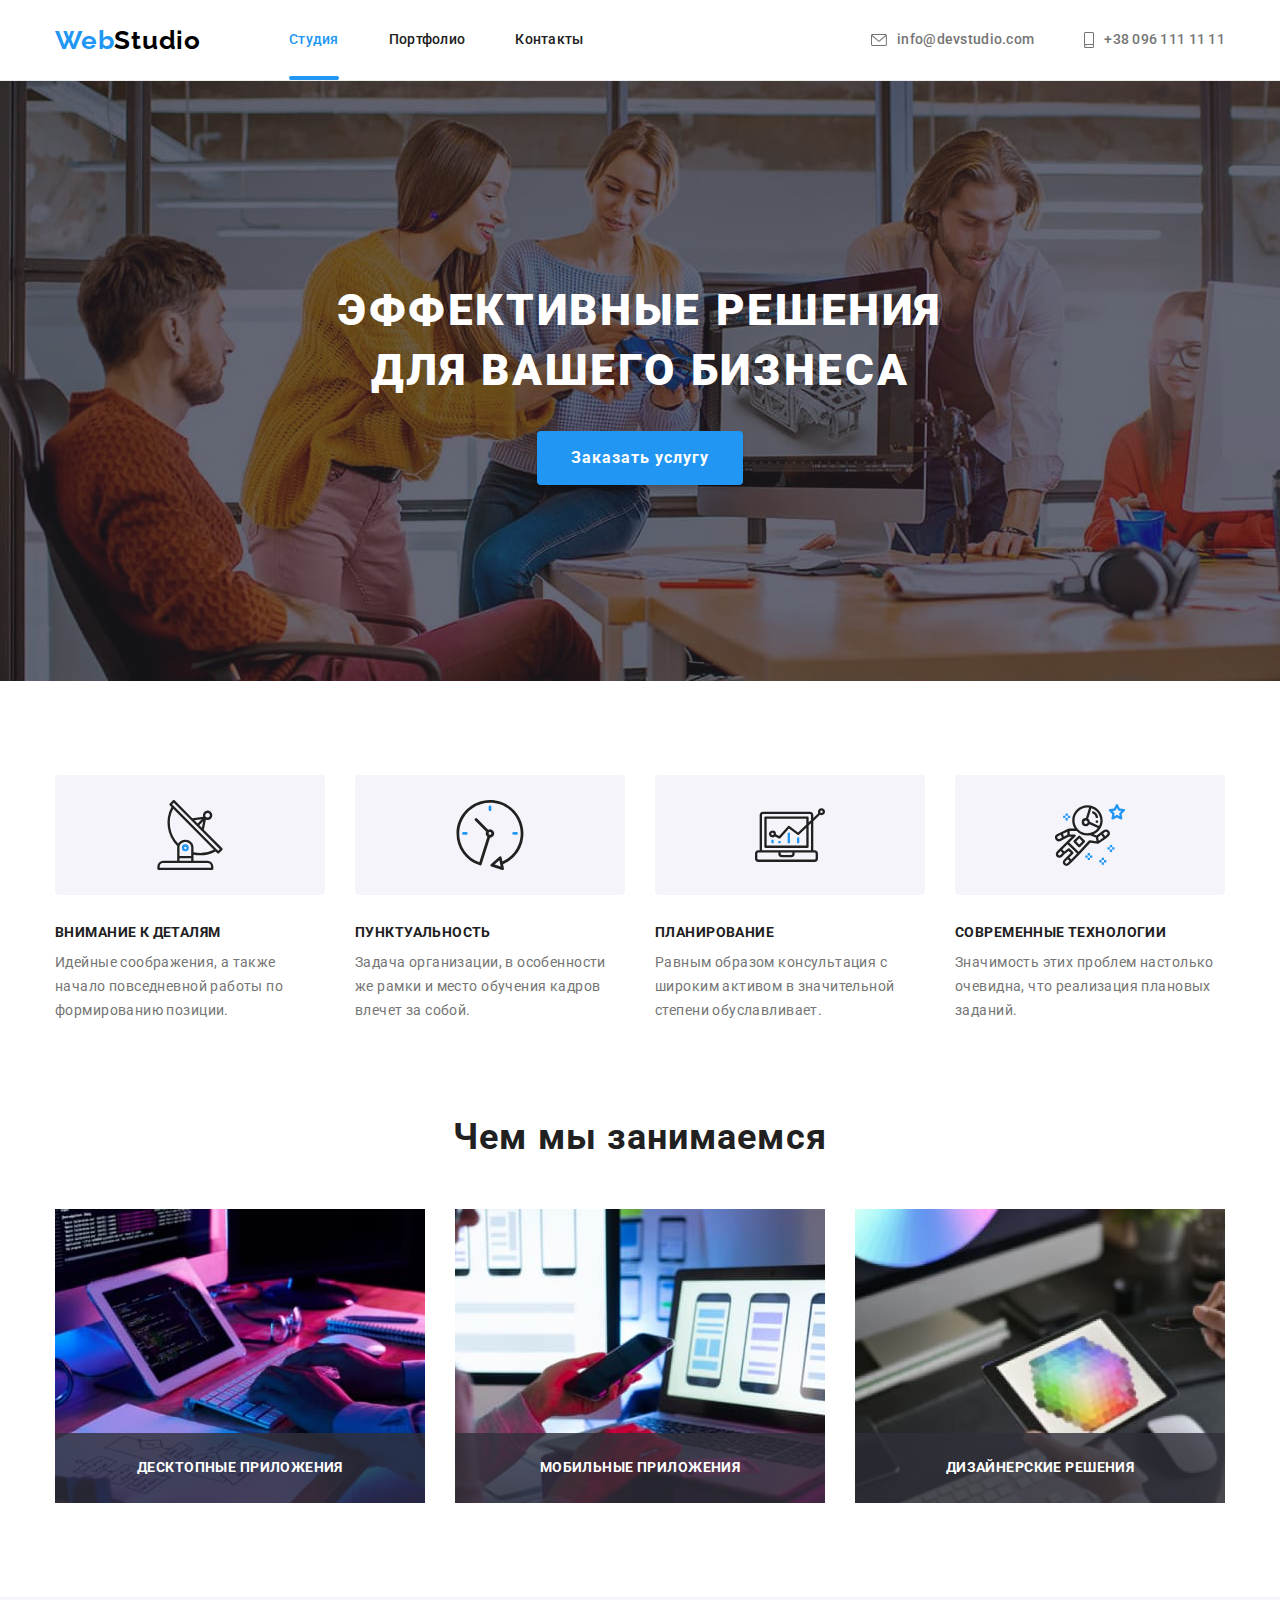
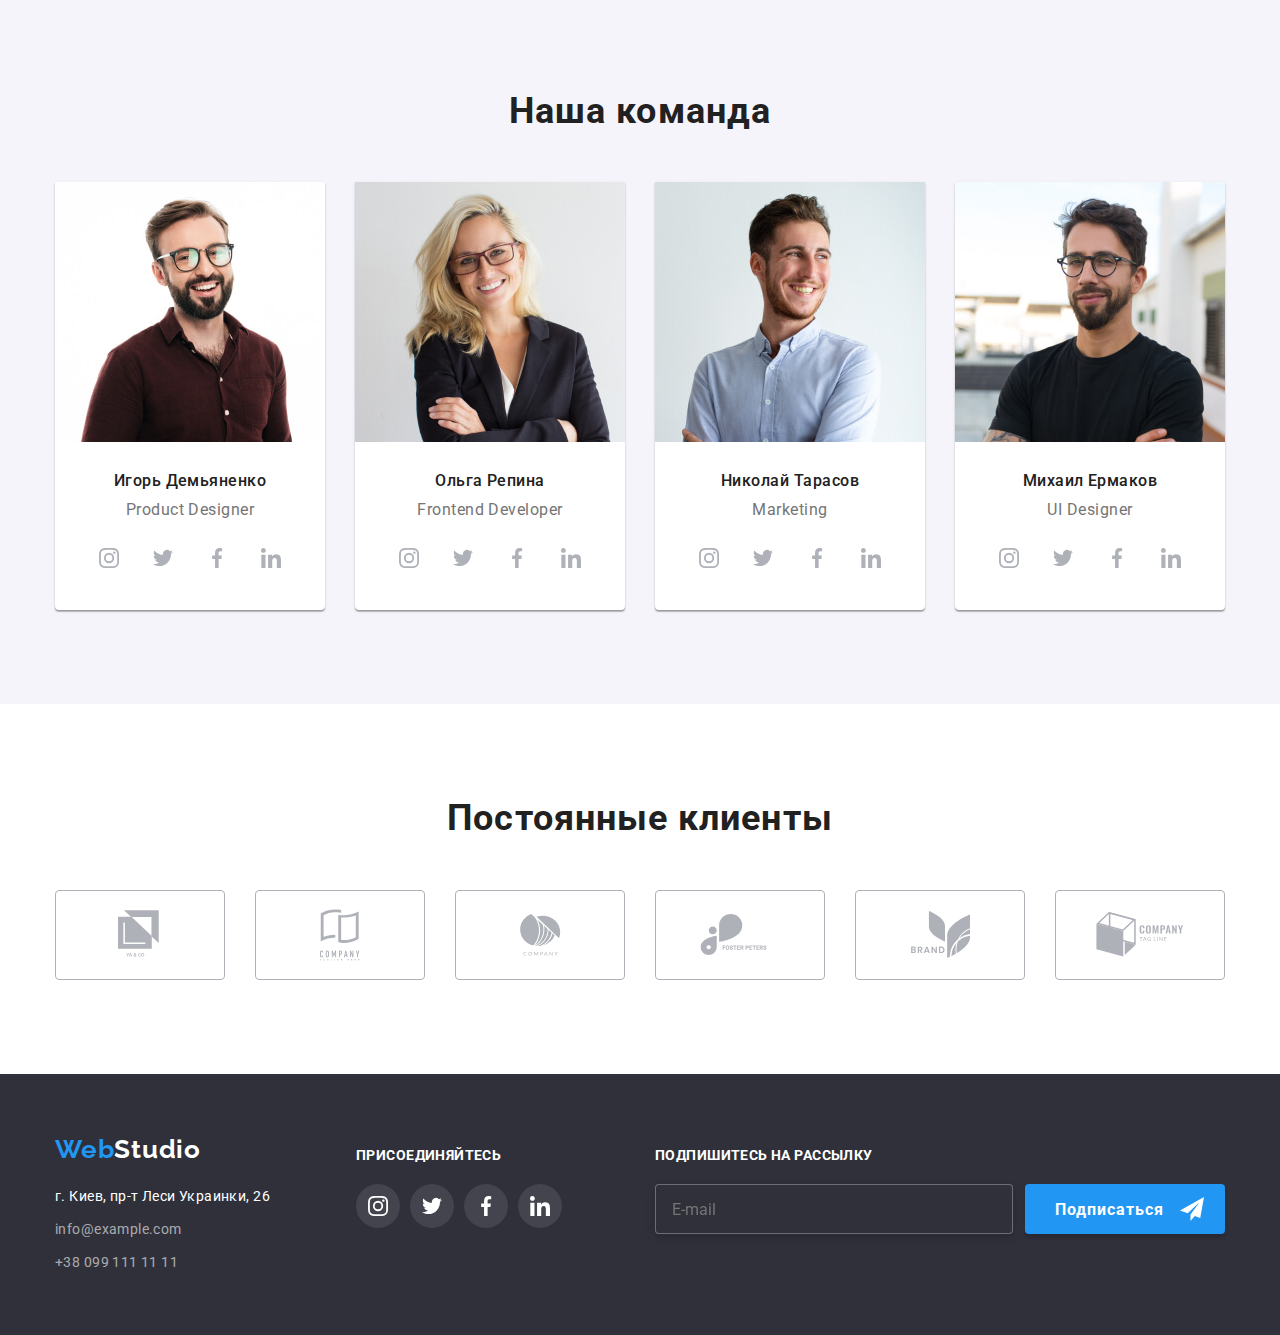
<file: index.html>
<!DOCTYPE html>
<html lang="ru">
  <head>
    <meta charset="UTF-8" />
    <meta name="viewport" content="width=device-width, initial-scale=1.0" />
    <title>Студия</title>
    <link
      href="https://fonts.googleapis.com/css2?family=Raleway:wght@700&family=Roboto:wght@400;500;700;900&display=swap"
      rel="stylesheet"
    />
    <link
      rel="stylesheet"
      href="https://cdnjs.cloudflare.com/ajax/libs/modern-normalize/1.0.0/modern-normalize.min.css"
    />
    <link rel="stylesheet" href="css/main.min.css" />
  </head>
  <body>
    <header class="page-header">
      <div class="header container">
        <a class="logo" href="./index.html"
          ><span><span style="color: #2196f3">Web</span>Studio</span></a
        >
        <button type="button" class="menu-button" data-menu-button>
          <svg width="40" height="40">
            <use
              class="icon-close"
              href="./img/svg/sprite.svg#icon-closed"
            ></use>
            <use class="icon-menu" href="./img/svg/sprite.svg#icon-menu"></use>
          </svg>
        </button>
        <div class="menu-container" id="menu-container" data-menu>
          <nav class="nav-container">
            <ul class="nav-list list">
              <li class="item">
                <a class="nav-link current" href="./index.html"> Студия</a>
              </li>
              <li class="item">
                <a class="nav-link" href="./portfolio.html">Портфолио</a>
              </li>
              <li class="item">
                <a class="nav-link" href="#contacts">Контакты</a>
              </li>
            </ul>
          </nav>

          <ul class="contacts-list list">
            <li class="item">
              <a class="address-link" href="mailto:info@devstudio.com">
                <svg class="adress-icon" width="16" height="12">
                  <use href="./img/svg/sprite.svg#envelope "></use>
                </svg>
                info@devstudio.com</a
              >
            </li>
            <li class="item">
              <a class="address-link" href="tel:+380961111111">
                <svg class="adress-icon" width="10" height="16">
                  <use href="./img/svg/sprite.svg#smartphone "></use>
                </svg>
                +38 096 111 11 11</a
              >
            </li>
          </ul>
        </div>
      </div>
    </header>
    <main>
      <section class="hero-section overlay">
        <div class="hero container">
          <h1 class="title">Эффективные решения для вашего бизнеса</h1>
          <button
            data-modal-open
            type="button"
            class="hero-button data-modal-open"
          >
            Заказать услугу
          </button>
        </div>
      </section>

      <section class="features-section">
        <div class="features container">
          <ul class="features-list list">
            <li class="item icon-antenna">
              <h2 class="title">Внимание к деталям</h2>
              <p class="text">
                Идейные соображения, а также начало повседневной работы по
                формированию позиции.
              </p>
            </li>
            <li class="item icon-clock">
              <h2 class="title">Пунктуальность</h2>
              <p class="text">
                Задача организации, в особенности же рамки и место обучения
                кадров влечет за собой.
              </p>
            </li>
            <li class="item icon-diagram">
              <h2 class="title">Планирование</h2>
              <p class="text">
                Равным образом консультация с широким активом в значительной
                степени обуславливает.
              </p>
            </li>
            <li class="item icon-astronaut">
              <h2 class="title">Современные технологии</h2>
              <p class="text">
                Значимость этих проблем настолько очевидна, что реализация
                плановых заданий.
              </p>
            </li>
          </ul>
        </div>
      </section>

      <section class="example-section">
        <div class="example container">
          <h2 class="title">Чем мы занимаемся</h2>
          <ul class="example-list list">
            <li class="item">
              <div class="example-overlay">
                <img
                  src="./img/index/desktop/Example1.jpg"
                  alt="пример работы"
                />
                <p class="example-text">Десктопные приложения</p>
              </div>
            </li>
            <li class="item">
              <div class="example-overlay">
                <img
                  src="./img/index/desktop/Example2.jpg"
                  alt="пример работы"
                />
                <p class="example-text">Мобильные приложения</p>
              </div>
            </li>
            <li class="item">
              <div class="example-overlay">
                <img
                  src="./img/index/desktop/Example3.jpg"
                  alt="пример работы"
                />
                <p class="example-text">Дизайнерские решения</p>
              </div>
            </li>
          </ul>
        </div>
      </section>

      <section class="team-section">
        <div class="team container">
          <h2 class="title">Наша команда</h2>
          <ul class="team-list list">
            <li class="item">
              <picture>
                <source
                  srcset="
                    ./img/index/desktop/team4.jpg    1x,
                    ./img/index/desktop/team4_2x.jpg 2x
                  "
                  media="(min-width:1200px)"
                />

                <source
                  srcset="
                    ./img/index/tablet/team4.jpg    1x,
                    ./img/index/tablet/team4_2x.jpg 2x
                  "
                  media="(min-width:768px)"
                />

                <source
                  srcset="
                    ./img/index/mobile/team4.jpg    1x,
                    ./img/index/mobile/team4_2x.jpg 2x
                  "
                  media="(max-width:767px)"
                />

                <img
                  class="team-img"
                  src="./img/index/desktop/team4.jpg"
                  alt="Игорь Демьяненко"
                />
              </picture>

              <div class="team-card">
                <h3 class="subject">Игорь Демьяненко</h3>
                <p class="text">Product Designer</p>
                <ul class="social-list list">
                  <li class="social-item">
                    <a class="social-link link" href="#">
                      <svg class="social-icon">
                        <use href="./img/svg/sprite.svg#instagram"></use>
                      </svg>
                    </a>
                  </li>
                  <li class="social-item">
                    <a class="social-link" href="#">
                      <svg class="social-icon">
                        <use href="./img/svg/sprite.svg#twitter"></use>
                      </svg>
                    </a>
                  </li>
                  <li class="social-item">
                    <a class="social-link" href="#">
                      <svg class="social-icon">
                        <use href="./img/svg/sprite.svg#facebook"></use>
                      </svg>
                    </a>
                  </li>
                  <li class="social-item">
                    <a class="social-link" href="#">
                      <svg class="social-icon">
                        <use href="./img/svg/sprite.svg#linkedin"></use>
                      </svg>
                    </a>
                  </li>
                </ul>
              </div>
            </li>
            <li class="item">
              <picture>
                <source
                  srcset="
                    ./img/index/desktop/team5.jpg    1x,
                    ./img/index/desktop/team5_2x.jpg 2x
                  "
                  media="(min-width:1200px)"
                />

                <source
                  srcset="
                    ./img/index/tablet/team5.jpg    1x,
                    ./img/index/tablet/team5_2x.jpg 2x
                  "
                  media="(min-width:768px)"
                />

                <source
                  srcset="
                    ./img/index/mobile/team5.jpg    1x,
                    ./img/index/mobile/team5_2x.jpg 2x
                  "
                  media="(max-width:767px)"
                />

                <img
                  class="team-img"
                  src="./img/index/desktop/team5.jpg"
                  alt="Ольга Репина"
                />
              </picture>
              <div class="team-card">
                <h3 class="subject">Ольга Репина</h3>
                <p class="text">Frontend Developer</p>
                <ul class="social-list list">
                  <li class="social-item">
                    <a class="social-link" href="#">
                      <svg class="social-icon">
                        <use href="./img/svg/sprite.svg#instagram"></use>
                      </svg>
                    </a>
                  </li>
                  <li class="social-item">
                    <a class="social-link" href="#">
                      <svg class="social-icon">
                        <use href="./img/svg/sprite.svg#twitter"></use>
                      </svg>
                    </a>
                  </li>
                  <li class="social-item">
                    <a class="social-link" href="#">
                      <svg class="social-icon">
                        <use href="./img/svg/sprite.svg#facebook"></use>
                      </svg>
                    </a>
                  </li>
                  <li class="social-item">
                    <a class="social-link" href="#">
                      <svg class="social-icon">
                        <use href="./img/svg/sprite.svg#linkedin"></use>
                      </svg>
                    </a>
                  </li>
                </ul>
              </div>
            </li>
            <li class="item">
              <picture>
                <source
                  srcset="
                    ./img/index/desktop/team6.jpg    1x,
                    ./img/index/desktop/team6_2x.jpg 2x
                  "
                  media="(min-width:1200px)"
                />

                <source
                  srcset="
                    ./img/index/tablet/team6.jpg    1x,
                    ./img/index/tablet/team6_2x.jpg 2x
                  "
                  media="(min-width:768px)"
                />

                <source
                  srcset="
                    ./img/index/mobile/team6.jpg    1x,
                    ./img/index/mobile/team6_2x.jpg 2x
                  "
                  media="(max-width:767px)"
                />

                <img
                  class="team-img"
                  src="./img/index/desktop/team6.jpg"
                  alt="Николай Тарасов"
                />
              </picture>

              <div class="team-card">
                <h3 class="subject">Николай Тарасов</h3>
                <p class="text">Marketing</p>
                <ul class="social-list list">
                  <li class="social-item">
                    <a class="social-link" href="#">
                      <svg class="social-icon">
                        <use href="./img/svg/sprite.svg#instagram"></use>
                      </svg>
                    </a>
                  </li>
                  <li class="social-item">
                    <a class="social-link" href="#">
                      <svg class="social-icon">
                        <use href="./img/svg/sprite.svg#twitter"></use>
                      </svg>
                    </a>
                  </li>
                  <li class="social-item">
                    <a class="social-link" href="#">
                      <svg class="social-icon">
                        <use href="./img/svg/sprite.svg#facebook"></use>
                      </svg>
                    </a>
                  </li>
                  <li class="social-item">
                    <a class="social-link" href="#">
                      <svg class="social-icon">
                        <use href="./img/svg/sprite.svg#linkedin"></use>
                      </svg>
                    </a>
                  </li>
                </ul>
              </div>
            </li>
            <li class="item">
              <picture>
                <source
                  srcset="
                    ./img/index/desktop/team7.jpg    1x,
                    ./img/index/desktop/team7_2x.jpg 2x
                  "
                  media="(min-width:1200px)"
                />

                <source
                  srcset="
                    ./img/index/tablet/team7.jpg    1x,
                    ./img/index/tablet/team7_2x.jpg 2x
                  "
                  media="(min-width:768px)"
                />

                <source
                  srcset="
                    ./img/index/mobile/team7.jpg    1x,
                    ./img/index/mobile/team7_2x.jpg 2x
                  "
                  media="(max-width:767px)"
                />
                <img
                  class="team-img"
                  src="./img/index/desktop/team7.jpg "
                  alt="Михаил Ермаков"
                />
              </picture>

              <div class="team-card">
                <h3 class="subject">Михаил Ермаков</h3>
                <p class="text">UI Designer</p>
                <ul class="social-list list">
                  <li class="social-item">
                    <a class="social-link" href="#">
                      <svg class="social-icon">
                        <use href="./img/svg/sprite.svg#instagram"></use>
                      </svg>
                    </a>
                  </li>
                  <li class="social-item">
                    <a class="social-link" href="#">
                      <svg class="social-icon">
                        <use href="./img/svg/sprite.svg#twitter"></use>
                      </svg>
                    </a>
                  </li>
                  <li class="social-item">
                    <a class="social-link" href="#">
                      <svg class="social-icon">
                        <use href="./img/svg/sprite.svg#facebook"></use>
                      </svg>
                    </a>
                  </li>
                  <li class="social-item">
                    <a class="social-link" href="#">
                      <svg class="social-icon">
                        <use href="./img/svg/sprite.svg#linkedin"></use>
                      </svg>
                    </a>
                  </li>
                </ul>
              </div>
            </li>
          </ul>
        </div>
      </section>

      <section class="client-section">
        <div class="client container">
          <h2 class="client-title">Постоянные клиенты</h2>
          <ul class="client-list list">
            <li class="client-item">
              <a class="client-link" href="#"
                ><svg class="client-icon" width="45" height="50">
                  <use href="./img/svg/sprite.svg#yaco"></use>
                </svg>
              </a>
            </li>
            <li class="client-item">
              <a class="client-link" href="#"
                ><svg class="client-icon" width="40" height="52">
                  <use href="./img/svg/sprite.svg#company"></use>
                </svg>
              </a>
            </li>
            <li class="client-item">
              <a class="client-link" href="#"
                ><svg class="client-icon" width="41" height="42">
                  <use href="./img/svg/sprite.svg#comp"></use>
                </svg>
              </a>
            </li>
            <li class="client-item">
              <a class="client-link" href="#"
                ><svg class="client-icon" width="80" height="42">
                  <use href="./img/svg/sprite.svg#foster"></use>
                </svg>
              </a>
            </li>
            <li class="client-item">
              <a class="client-link" href="#"
                ><svg class="client-icon" width="59" height="47">
                  <use href="./img/svg/sprite.svg#brand"></use>
                </svg>
              </a>
            </li>
            <li class="client-item">
              <a class="client-link" href="#"
                ><svg class="client-icon" width="88" height="45">
                  <use href="./img/svg/sprite.svg#tagline"></use>
                </svg>
              </a>
            </li>
          </ul>
        </div>
      </section>
    </main>

    <footer class="footer-section" id="contacts">
      <div class="footer container">
        <div class="footer-adress-section">
          <a class="logo" href="./index.html"
            ><span
              ><span style="color: #2196f3">Web</span
              ><span style="color: #fff">Studio</span></span
            ></a
          >
          <address class="adress-section">
            <span class="location">г. Киев, пр-т Леси Украинки, 26</span><br />
            <a class="contact" href="mailto:info@devstudio.com"
              >info@example.com</a
            ><br />
            <a class="contact" href="tel:+380961111111">+38 099 111 11 11</a>
          </address>
        </div>

        <div class="join-section">
          <strong>присоединяйтесь</strong>
          <ul class="footer-social-list list">
            <li class="join-item">
              <a class="footer-social-link" href="#"
                ><svg class="footer-social-icon">
                  <use href="./img/svg/sprite.svg#instagram"></use>
                </svg>
              </a>
            </li>
            <li class="join-item">
              <a class="footer-social-link" href="#">
                <svg class="footer-social-icon">
                  <use href="./img/svg/sprite.svg#twitter"></use>
                </svg>
              </a>
            </li>
            <li class="join-item">
              <a class="footer-social-link" href="#"
                ><svg class="footer-social-icon">
                  <use href="./img/svg/sprite.svg#facebook"></use>
                </svg>
              </a>
            </li>
            <li class="join-item">
              <a class="footer-social-link" href="#"
                ><svg class="footer-social-icon">
                  <use href="./img/svg/sprite.svg#linkedin"></use>
                </svg>
              </a>
            </li>
          </ul>
        </div>

        <div class="subscribe-section">
          <strong>Подпишитесь на рассылку</strong>
          <form class="subscribe-form">
            <input
              class="subscribe-input"
              type="email"
              name="email"
              placeholder="E-mail"
            />
            <button class="subscribe-button" type="submit">
              Подписаться
              <svg class="subscribe-button-svg">
                <use href="./img/svg/sprite.svg#send"></use>
              </svg>
            </button>
          </form>
        </div>
      </div>
    </footer>

    <div class="backdrop is-hidden" data-modal>
      <div class="modal">
        <button type="button" class="modal-close-button" data-modal-close>
          <svg class="modal-icon">
            <use href="./img/svg/sprite.svg#X"></use>
          </svg>
        </button>
        <div class="modal-form">
          <h2 class="modal-form-title">
            Оставьте свои данные, мы вам перезвоним
          </h2>
          <form class="form">
            <label class="form-label">
              Имя
              <input class="form-input" type="text" name="name" pattern="" />
              <svg class="form-input-svg" width="12" height="12">
                <use href="./img/svg/sprite.svg#person"></use>
              </svg>
            </label>

            <label class="form-label">
              Телефон
              <input class="form-input" type="tel" name="telephone" />
              <svg class="form-input-svg" width="13" height="13">
                <use href="./img/svg/sprite.svg#number"></use>
              </svg>
            </label>

            <label class="form-label">
              Почта
              <input class="form-input" type="email" name="email" />
              <svg class="form-input-svg" width="15" height="12">
                <use href="./img/svg/sprite.svg#email"></use>
              </svg>
            </label>

            <label class="text-area-label">
              Комментарий
              <textarea
                class="text-area"
                name="comment"
                placeholder="Введите текст"
              ></textarea>
            </label>

            <label class="modal-checkbox">
              <input class="checkbox" type="checkbox" name="checkbox" />
              <span class="checkbox-icon"></span>
              Соглашаюсь с рассылкой и принимаю &nbsp;
              <a class="modal-checkbox-link" href="#">Условия договора</a>
            </label>

            <button type="submit" class="modal-send-button">Отправить</button>
          </form>
        </div>
      </div>
    </div>
    <script src="./js/modal.js"></script>
    <script src="./js/menu.js"></script>
  </body>
</html>
</file>
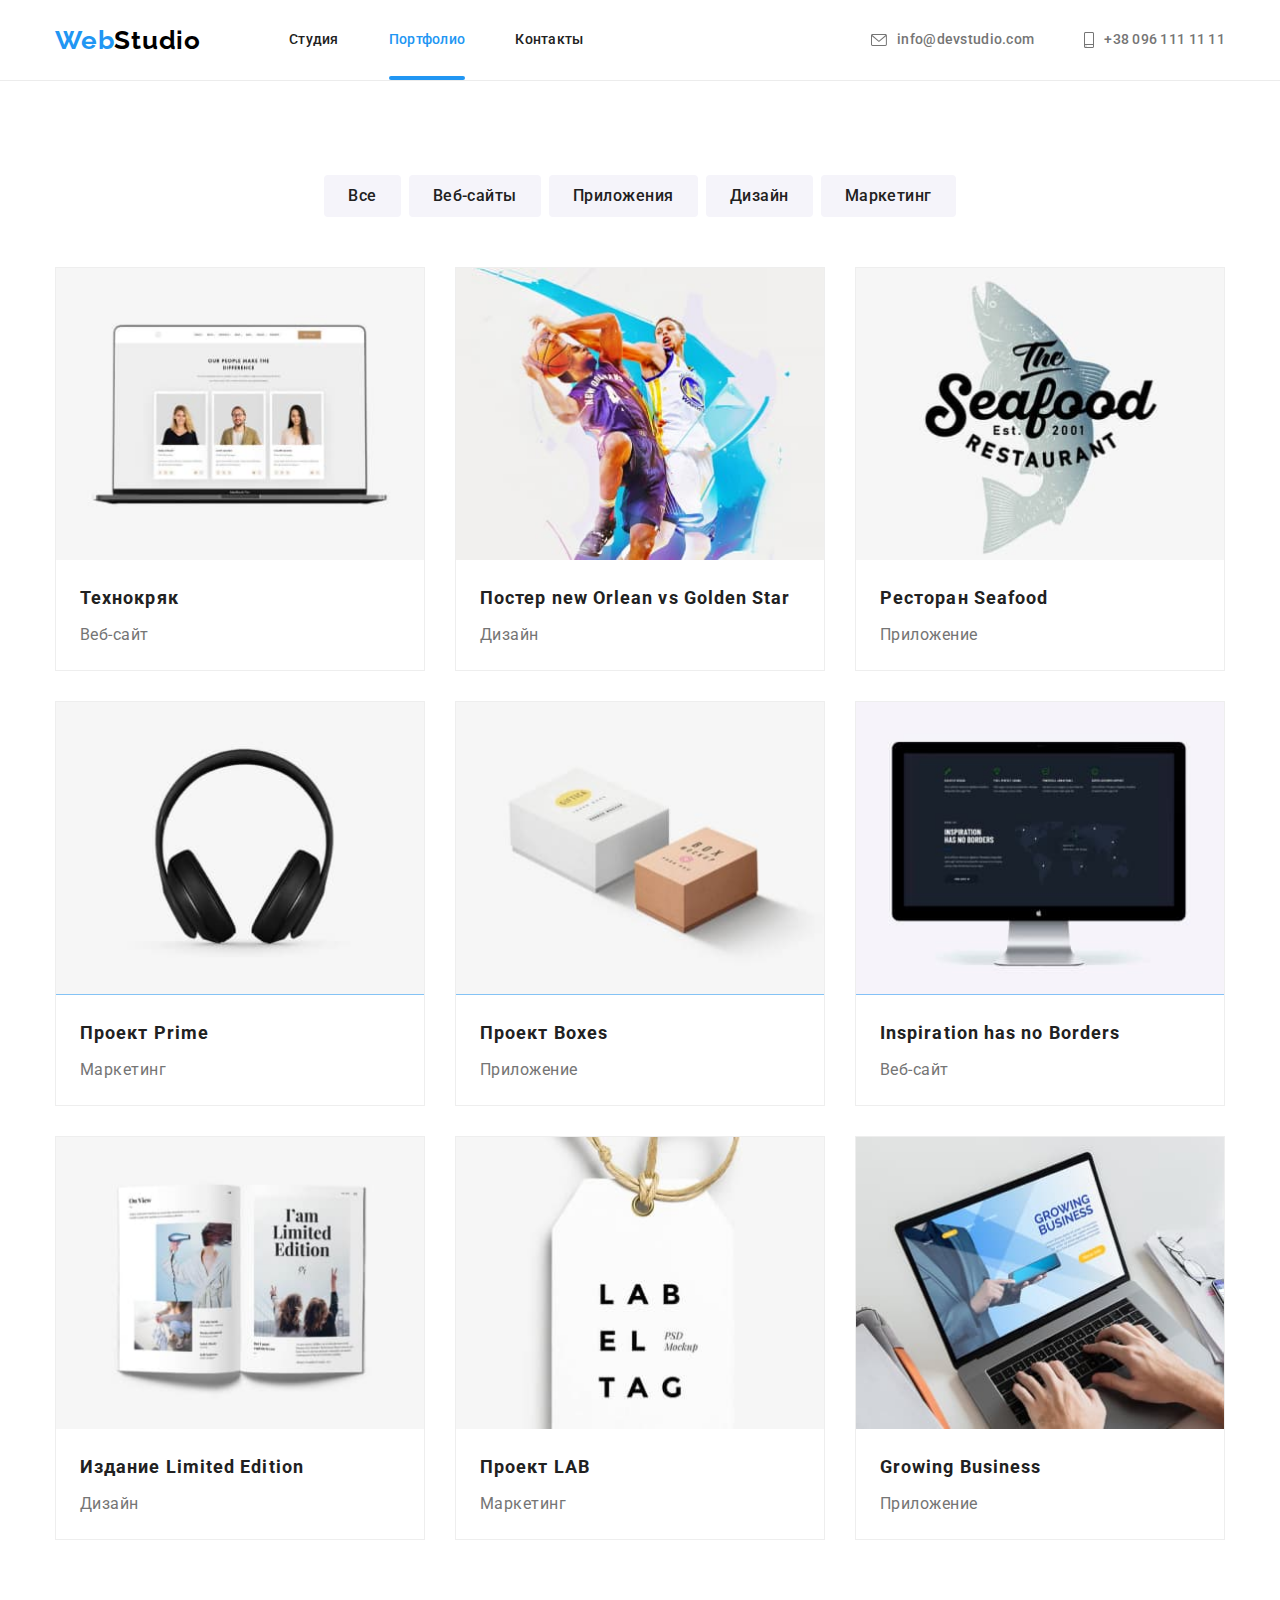
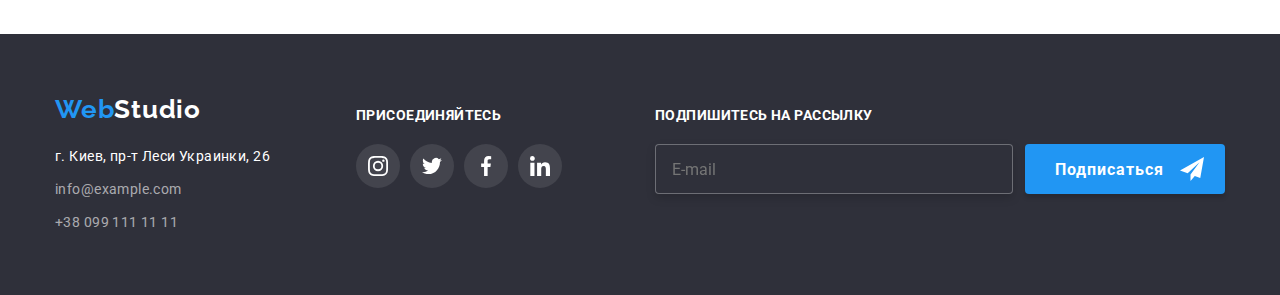
<file: portfolio.html>
<!DOCTYPE html>
<html lang="ru">
  <head>
    <meta charset="UTF-8" />
    <meta name="viewport" content="width=device-width, initial-scale=1.0" />
    <title>Портфолио</title>
    <link
      href="https://fonts.googleapis.com/css2?family=Raleway:wght@700&family=Roboto:wght@400;500;700;900&display=swap"
      rel="stylesheet"
    />
    <link
      rel="stylesheet"
      href="https://cdnjs.cloudflare.com/ajax/libs/modern-normalize/1.0.0/modern-normalize.min.css"
    />
    <link rel="stylesheet" href="css/main.min.css" />
  </head>
  <body>
    <header class="page-header">
      <div class="header container">
        <a class="logo" href="./index.html"
          ><span><span style="color: #2196f3">Web</span>Studio</span></a
        >
        <button type="button" class="menu-button" data-menu-button>
          <svg width="40" height="40">
            <use
              class="icon-close"
              href="./img/svg/sprite.svg#icon-closed"
            ></use>
            <use class="icon-menu" href="./img/svg/sprite.svg#icon-menu"></use>
          </svg>
        </button>
        <div class="menu-container" id="menu-container" data-menu>
          <nav class="nav-container">
            <ul class="nav-list list">
              <li class="item">
                <a class="nav-link" href="./index.html"> Студия</a>
              </li>
              <li class="item">
                <a class="nav-link current" href="./portfolio.html"
                  >Портфолио</a
                >
              </li>
              <li class="item">
                <a class="nav-link" href="#contacts">Контакты</a>
              </li>
            </ul>
          </nav>

          <ul class="contacts-list list">
            <li class="item">
              <a class="address-link" href="mailto:info@devstudio.com">
                <svg class="adress-icon" width="16" height="12">
                  <use href="./img/svg/sprite.svg#envelope "></use>
                </svg>
                info@devstudio.com</a
              >
            </li>
            <li class="item">
              <a class="address-link" href="tel:+380961111111">
                <svg class="adress-icon" width="10" height="16">
                  <use href="./img/svg/sprite.svg#smartphone "></use>
                </svg>
                +38 096 111 11 11</a
              >
            </li>
          </ul>
        </div>
      </div>
    </header>
    <main>
      <!-- фильтр -->
      <section class="portfolio-section">
        <div class="portfolio container">
          <h1 class="portfolio-title">Фильтр страницы</h1>
          <ul class="filter-list list">
            <li class="list-item">
              <button type="button" class="filter-button">Все</button>
            </li>
            <li class="list-item">
              <button type="button" class="filter-button">Веб-сайты</button>
            </li>
            <li class="list-item">
              <button type="button" class="filter-button">Приложения</button>
            </li>
            <li class="list-item">
              <button type="button" class="filter-button">Дизайн</button>
            </li>
            <li class="list-item">
              <button type="button" class="filter-button">Маркетинг</button>
            </li>
          </ul>

          <!-- контент страницы -->

          <h2 class="portfolio-title">Примеры работ</h2>
          <ul class="port-list list">
            <li class="port-list-item">
              <a class="link port-list-link" href="#">
                <div class="img-overlay">
                  <picture>
                    <source
                      srcset="
                        ./img/portfolio/desktop/img1.jpg    1x,
                        ./img/portfolio/desktop/img1_2x.jpg 2x
                      "
                      media="(min-width:1200px)"
                    />

                    <source
                      srcset="
                        ./img/portfolio/tablet/img1.jpg    1x,
                        ./img/portfolio/tablet/img1_2x.jpg 2x
                      "
                      media="(min-width:768px)"
                    />

                    <source
                      srcset="
                        ./img/portfolio/mobile/img1.jpg    1x,
                        ./img/portfolio/mobile/img1_2x.jpg 2x
                      "
                      media="(max-width:767px)"
                    />
                    <img
                      src="./img/portfolio/desktop/img1.jpg"
                      alt="Технокряк Веб-сайт"
                    />
                  </picture>

                  <p class="img-overlay-text">
                    Технокряк это современная площадка распространения
                    коронавируса. Компании используют эту платформу для
                    цифрового шпионажа и атак на защищённые сервера конкурентов.
                  </p>
                </div>
                <div class="img-description">
                  <h3 class="title">Технокряк</h3>
                  <p class="text">Веб-сайт</p>
                </div>
              </a>
            </li>
            <li class="port-list-item">
              <a class="link port-list-link" href="#">
                <div class="img-overlay">
                  <picture>
                    <source
                      srcset="
                        ./img/portfolio/desktop/img2.jpg    1x,
                        ./img/portfolio/desktop/img2_2x.jpg 2x
                      "
                      media="(min-width:1200px)"
                    />

                    <source
                      srcset="
                        ./img/portfolio/tablet/img2.jpg    1x,
                        ./img/portfolio/tablet/img2_2x.jpg 2x
                      "
                      media="(min-width:768px)"
                    />

                    <source
                      srcset="
                        ./img/portfolio/mobile/img2.jpg    1x,
                        ./img/portfolio/mobile/img2_2x.jpg 2x
                      "
                      media="(max-width:767px)"
                    />

                    <img
                      src="./img/portfolio/desktop/img2.jpg"
                      alt="Технокряк Веб-сайт"
                    />
                  </picture>

                  <p class="img-overlay-text">
                    Технокряк это современная площадка распространения
                    коронавируса. Компании используют эту платформу для
                    цифрового шпионажа и атак на защищённые сервера конкурентов.
                  </p>
                </div>
                <div class="img-description">
                  <h3 class="title">Постер new Orlean vs Golden Star</h3>
                  <p class="text">Дизайн</p>
                </div>
              </a>
            </li>
            <li class="port-list-item">
              <a class="link port-list-link" href="#">
                <div class="img-overlay">
                  <picture>
                    <source
                      srcset="
                        ./img/portfolio/desktop/img3.jpg    1x,
                        ./img/portfolio/desktop/img3_2x.jpg 2x
                      "
                      media="(min-width:1200px)"
                    />

                    <source
                      srcset="
                        ./img/portfolio/tablet/img3.jpg    1x,
                        ./img/portfolio/tablet/img3_2x.jpg 2x
                      "
                      media="(min-width:768px)"
                    />

                    <source
                      srcset="
                        ./img/portfolio/mobile/img3.jpg    1x,
                        ./img/portfolio/mobile/img3_2x.jpg 2x
                      "
                      media="(max-width:767px)"
                    />
                    <img
                      src="./img/portfolio/desktop/img3.jpg"
                      alt="Технокряк Веб-сайт"
                    />
                  </picture>

                  <p class="img-overlay-text">
                    Технокряк это современная площадка распространения
                    коронавируса. Компании используют эту платформу для
                    цифрового шпионажа и атак на защищённые сервера конкурентов.
                  </p>
                </div>
                <div class="img-description">
                  <h3 class="title">Ресторан Seafood</h3>
                  <p class="text">Приложение</p>
                </div>
              </a>
            </li>
            <li class="port-list-item">
              <a class="link port-list-link" href="#">
                <div class="img-overlay">
                  <picture>
                    <source
                      srcset="
                        ./img/portfolio/desktop/img4.jpg    1x,
                        ./img/portfolio/desktop/img4_2x.jpg 2x
                      "
                      media="(min-width:1200px)"
                    />

                    <source
                      srcset="
                        ./img/portfolio/tablet/img4.jpg    1x,
                        ./img/portfolio/tablet/img4_2x.jpg 2x
                      "
                      media="(min-width:768px)"
                    />

                    <source
                      srcset="
                        ./img/portfolio/mobile/img4.jpg    1x,
                        ./img/portfolio/mobile/img4_2x.jpg 2x
                      "
                      media="(max-width:767px)"
                    />
                    <img
                      src="./img/portfolio/desktop/img4.jpg"
                      alt="Технокряк Веб-сайт"
                    />
                  </picture>

                  <p class="img-overlay-text">
                    Технокряк это современная площадка распространения
                    коронавируса. Компании используют эту платформу для
                    цифрового шпионажа и атак на защищённые сервера конкурентов.
                  </p>
                </div>
                <div class="img-description">
                  <h3 class="title">Проект Prime</h3>
                  <p class="text">Маркетинг</p>
                </div>
              </a>
            </li>
            <li class="port-list-item">
              <a class="link port-list-link" href="#">
                <div class="img-overlay">
                  <picture>
                    <source
                      srcset="
                        ./img/portfolio/desktop/img5.jpg    1x,
                        ./img/portfolio/desktop/img5_2x.jpg 2x
                      "
                      media="(min-width:1200px)" />

                    <source
                      srcset="
                        ./img/portfolio/tablet/img5.jpg    1x,
                        ./img/portfolio/tablet/img5_2x.jpg 2x
                      "
                      media="(min-width:768px)" />

                    <source
                      srcset="
                        ./img/portfolio/mobile/img5.jpg    1x,
                        ./img/portfolio/mobile/img5_2x.jpg 2x
                      "
                      media="(max-width:767px)" />
                    <img
                      src="./img/portfolio/desktop/img5.jpg"
                      alt="Технокряк Веб-сайт"
                  /></picture>

                  <p class="img-overlay-text">
                    Технокряк это современная площадка распространения
                    коронавируса. Компании используют эту платформу для
                    цифрового шпионажа и атак на защищённые сервера конкурентов.
                  </p>
                </div>

                <div class="img-description">
                  <h3 class="title">Проект Boxes</h3>
                  <p class="text">Приложение</p>
                </div>
              </a>
            </li>
            <li class="port-list-item">
              <a class="link port-list-link" href="#">
                <div class="img-overlay">
                  <picture>
                    <source
                      srcset="
                        ./img/portfolio/desktop/img6.jpg    1x,
                        ./img/portfolio/desktop/img6_2x.jpg 2x
                      "
                      media="(min-width:1200px)"
                    />

                    <source
                      srcset="
                        ./img/portfolio/tablet/img6.jpg    1x,
                        ./img/portfolio/tablet/img6_2x.jpg 2x
                      "
                      media="(min-width:768px)"
                    />

                    <source
                      srcset="
                        ./img/portfolio/mobile/img6.jpg    1x,
                        ./img/portfolio/mobile/img6_2x.jpg 2x
                      "
                      media="(max-width:767px)"
                    />
                    <img
                      src="./img/portfolio/desktop/img6.jpg"
                      alt="Технокряк Веб-сайт"
                    />
                  </picture>

                  <p class="img-overlay-text">
                    Технокряк это современная площадка распространения
                    коронавируса. Компании используют эту платформу для
                    цифрового шпионажа и атак на защищённые сервера конкурентов.
                  </p>
                </div>

                <div class="img-description">
                  <h3 class="title">Inspiration has no Borders</h3>
                  <p class="text">Веб-сайт</p>
                </div>
              </a>
            </li>
            <li class="port-list-item">
              <a class="link port-list-link" href="#">
                <div class="img-overlay">
                  <picture>
                    <source
                      srcset="
                        ./img/portfolio/desktop/img7.jpg    1x,
                        ./img/portfolio/desktop/img7_2x.jpg 2x
                      "
                      media="(min-width:1200px)"
                    />

                    <source
                      srcset="
                        ./img/portfolio/tablet/img7.jpg    1x,
                        ./img/portfolio/tablet/img7_2x.jpg 2x
                      "
                      media="(min-width:768px)"
                    />

                    <source
                      srcset="
                        ./img/portfolio/mobile/img7.jpg    1x,
                        ./img/portfolio/mobile/img7_2x.jpg 2x
                      "
                      media="(max-width:767px)"
                    />
                    <img
                      src="./img/portfolio/desktop/img7.jpg"
                      alt="Технокряк Веб-сайт"
                    />
                  </picture>

                  <p class="img-overlay-text">
                    Технокряк это современная площадка распространения
                    коронавируса. Компании используют эту платформу для
                    цифрового шпионажа и атак на защищённые сервера конкурентов.
                  </p>
                </div>

                <div class="img-description">
                  <h3 class="title">Издание Limited Edition</h3>
                  <p class="text">Дизайн</p>
                </div>
              </a>
            </li>
            <li class="port-list-item">
              <a class="link port-list-link" href="#">
                <div class="img-overlay">
                  <picture>
                    <source
                      srcset="
                        ./img/portfolio/desktop/img8.jpg    1x,
                        ./img/portfolio/desktop/img8_2x.jpg 2x
                      "
                      media="(min-width:1200px)"
                    />

                    <source
                      srcset="
                        ./img/portfolio/tablet/img8.jpg    1x,
                        ./img/portfolio/tablet/img8_2x.jpg 2x
                      "
                      media="(min-width:768px)"
                    />

                    <source
                      srcset="
                        ./img/portfolio/mobile/img8.jpg    1x,
                        ./img/portfolio/mobile/img8_2x.jpg 2x
                      "
                      media="(max-width:767px)"
                    />
                    <img
                      src="./img/portfolio/desktop/img8.jpg"
                      alt="Технокряк Веб-сайт"
                    />
                  </picture>

                  <p class="img-overlay-text">
                    Технокряк это современная площадка распространения
                    коронавируса. Компании используют эту платформу для
                    цифрового шпионажа и атак на защищённые сервера конкурентов.
                  </p>
                </div>
                <div class="img-description">
                  <h3 class="title">Проект LAB</h3>
                  <p class="text">Маркетинг</p>
                </div>
              </a>
            </li>
            <li class="port-list-item">
              <a class="link port-list-link" href="#">
                <div class="img-overlay">
                  <picture>
                    <source
                      srcset="
                        ./img/portfolio/desktop/img9.jpg    1x,
                        ./img/portfolio/desktop/img9_2x.jpg 2x
                      "
                      media="(min-width:1200px)"
                    />

                    <source
                      srcset="
                        ./img/portfolio/tablet/img9.jpg    1x,
                        ./img/portfolio/tablet/img9_2x.jpg 2x
                      "
                      media="(min-width:768px)"
                    />

                    <source
                      srcset="
                        ./img/portfolio/mobile/img9.jpg    1x,
                        ./img/portfolio/mobile/img9_2x.jpg 2x
                      "
                      media="(max-width:767px)"
                    />
                    <img
                      src="./img/portfolio/desktop/img9.jpg"
                      alt="Технокряк Веб-сайт"
                    />
                  </picture>

                  <p class="img-overlay-text">
                    Технокряк это современная площадка распространения
                    коронавируса. Компании используют эту платформу для
                    цифрового шпионажа и атак на защищённые сервера конкурентов.
                  </p>
                </div>
                <div class="img-description">
                  <h3 class="title">Growing Business</h3>
                  <p class="text">Приложение</p>
                </div>
              </a>
            </li>
          </ul>
        </div>
      </section>
    </main>
    <!-- футер сайта -->
    <footer class="footer-section" id="contacts">
      <div class="footer container">
        <!-- адрес -->
        <div class="footer-adress-section">
          <a class="logo" href="./index.html"
            ><span
              ><span style="color: #2196f3">Web</span
              ><span style="color: #fff">Studio</span></span
            ></a
          >
          <address class="adress-section">
            <span class="location">г. Киев, пр-т Леси Украинки, 26</span><br />
            <a class="contact" href="mailto:info@devstudio.com"
              >info@example.com</a
            ><br />
            <a class="contact" href="tel:+380961111111">+38 099 111 11 11</a>
          </address>
        </div>
        <!-- Присоединяйтесь -->
        <div class="join-section">
          <strong>присоединяйтесь</strong>
          <ul class="footer-social-list list">
            <li class="join-item">
              <a class="footer-social-link" href="#"
                ><svg class="footer-social-icon">
                  <use href="./img/svg/sprite.svg#instagram"></use>
                </svg>
              </a>
            </li>
            <li class="join-item">
              <a class="footer-social-link" href="#">
                <svg class="footer-social-icon">
                  <use href="./img/svg/sprite.svg#twitter"></use>
                </svg>
              </a>
            </li>
            <li class="join-item">
              <a class="footer-social-link" href="#"
                ><svg class="footer-social-icon">
                  <use href="./img/svg/sprite.svg#facebook"></use>
                </svg>
              </a>
            </li>
            <li class="join-item">
              <a class="footer-social-link" href="#"
                ><svg class="footer-social-icon">
                  <use href="./img/svg/sprite.svg#linkedin"></use>
                </svg>
              </a>
            </li>
          </ul>
        </div>
        <!-- Подпишитесь! -->
        <div class="subscribe-section">
          <strong>Подпишитесь на рассылку</strong>
          <form class="subscribe-form">
            <input
              class="subscribe-input"
              type="email"
              name="email"
              placeholder="E-mail"
            />
            <button class="subscribe-button" type="submit">
              Подписаться
              <svg class="subscribe-button-svg">
                <use href="./img/svg/sprite.svg#send"></use>
              </svg>
            </button>
          </form>
        </div>
      </div>
    </footer>
    <script src="./js/menu.js"></script>
  </body>
</html>
</file>
<file: css/main.min.css>
.example-section .title{font-weight:700;font-size:36px;line-height:1.16;text-align:center;letter-spacing:0.03em;color:#212121}html{box-sizing:border-box}body{font-family:'Roboto', sans-serif;background:#ffffff}body.modal-open{overflow:hidden}img{display:block;max-width:100%;height:auto}strong{font-weight:700;font-size:14px;line-height:1.14;letter-spacing:0.03em;text-transform:uppercase;color:#ffffff}.list{margin:0;padding:0;list-style:none}.link{display:block;text-decoration:none}.container{width:100%;margin-right:auto;margin-left:auto;padding-left:15px;padding-right:15px}@media (min-width: 1200px){.container{width:1200px;margin-right:auto;margin-left:auto;padding-left:15px;padding-right:15px}}@media screen and (min-width: 480px){.container{width:480px}}@media screen and (min-width: 768px){.container{width:768px}}@media screen and (min-width: 1200px){.container{width:1200px}}.menu-button,.social-link,.filter-button,.port-list-link,.footer .contact,.footer-social-link,.modal-close-button,.form-input,.text-area{transition-duration:250ms;transition-property:all;transition-timing-function:cubic-bezier(0.4, 0, 0.2, 1)}.page-header{position:relative;background-color:#fff;border-bottom:1px solid #ececec}@media (max-width: 767px){.header.container{display:flex;align-items:center;padding-top:10px;padding-bottom:10px}}@media (min-width: 768px){.header.container{display:flex;align-items:center}}@media (min-width: 1200px){.header.container{display:flex;align-items:center}}.menu-button{display:inline-block;margin-left:auto;padding:0;height:40px;background-color:transparent;border:none}.menu-button:hover,.menu-button:focus{fill:#2196f3}@media (min-width: 768px){.menu-button{display:none}}@media (min-width: 1200px){.menu-button{display:none}}.menu-button .icon-close{display:none}.menu-button.is-open .icon-close{display:block}.menu-button.is-open .icon-menu{display:none}@media (max-width: 767px){.menu-container{display:none;flex-direction:column;position:absolute;top:101%;left:0;width:100%;height:auto;padding-top:60px;padding-bottom:60px;align-items:center;width:100%;background-color:white;box-shadow:0px 4px 8px rgba(0,0,0,0.04),0px 2px 4px rgba(0,0,0,0.08),0px 1px 3px rgba(0,0,0,0.16)}.menu-container.is-open{display:flex;z-index:55}}@media (min-width: 768px){.menu-container{display:flex;align-items:center;width:100%}}.logo{color:black;font-family:'Raleway', sans-serif;font-weight:700;font-size:24px;line-height:1.16;letter-spacing:0.03em;text-decoration:none}@media (min-width: 1200px){.logo{color:black;font-family:'Raleway', sans-serif;font-weight:700;font-size:26px;line-height:1.19;letter-spacing:0.03em;text-decoration:none}}@media (min-width: 1200px){.nav-container{display:flex;margin-left:93px}}@media (min-width: 768px){.nav-container{display:flex;margin-left:88px;margin-right:84px}}@media (max-width: 767px){.nav-list{display:flex;flex-direction:column;align-items:center}.nav-list .item{margin-bottom:40px}.nav-list .item:last-child{margin-bottom:60px}}@media (min-width: 768px){.nav-list{display:flex}.nav-list .item:not(:last-child){margin-right:50px}}@media (min-width: 1200px){.nav-list{display:flex}.nav-list .item:not(:last-child){margin-right:50px}}.nav-list .nav-link.current{color:#2196f3}.current:after{content:'';display:block;position:absolute;bottom:0;left:0;width:100%;height:4px;border-radius:4px;background-color:currentColor}.nav-link{display:flex;position:relative;padding-top:8px;padding-bottom:8px;font-weight:500;font-size:18px;line-height:1.16;color:#212121;letter-spacing:0.02em;text-decoration:none;transition-duration:250ms;transition-property:all;transition-timing-function:cubic-bezier(0.4, 0, 0.2, 1)}@media (min-width: 768px){.nav-link{display:flex;position:relative;padding-top:32px;padding-bottom:32px;font-weight:500;font-size:14px;line-height:1.14;color:#212121;letter-spacing:0.02em;text-decoration:none;transition-duration:250ms;transition-property:all;transition-timing-function:cubic-bezier(0.4, 0, 0.2, 1)}}@media (min-width: 1200px){.nav-link{display:flex;position:relative;padding-top:32px;padding-bottom:32px;font-weight:500;font-size:14px;line-height:1.14;color:#212121;letter-spacing:0.02em;text-decoration:none;transition-duration:250ms;transition-property:all;transition-timing-function:cubic-bezier(0.4, 0, 0.2, 1)}}.nav-link:hover,.nav-link:focus{color:#2196f3}.contacts-list .item:first-child{margin-bottom:16px}@media (min-width: 768px){.contacts-list{margin-left:auto}}@media (min-width: 1200px){.contacts-list{display:flex;margin-left:auto}}@media (min-width: 768px){.contacts-list .item:not(:last-child){margin-bottom:10px}}@media (min-width: 1200px){.contacts-list .item:not(:last-child){margin-right:50px;margin-bottom:0}}.address-link{display:flex;align-items:center;font-style:normal;font-weight:500;font-size:18px;line-height:1.16;letter-spacing:0.02em;text-decoration:none;color:#757575;transition-duration:250ms;transition-property:all;transition-timing-function:cubic-bezier(0.4, 0, 0.2, 1)}@media (min-width: 768px){.address-link{display:flex;align-items:center;font-style:normal;font-weight:500;font-size:12px;line-height:1.14;letter-spacing:0.02em;text-decoration:none;color:#757575;transition-duration:250ms;transition-property:all;transition-timing-function:cubic-bezier(0.4, 0, 0.2, 1)}}@media (min-width: 1200px){.address-link{display:flex;align-items:center;padding-top:32px;padding-bottom:32px;font-style:normal;font-weight:500;font-size:14px;line-height:1.14;letter-spacing:0.02em;text-decoration:none;color:#757575;transition-duration:250ms;transition-property:all;transition-timing-function:cubic-bezier(0.4, 0, 0.2, 1)}}.address-link:hover,.address-link:focus{color:#2196f3}.adress-icon{margin-right:8px;fill:currentColor}@media (min-width: 1200px){.adress-icon{margin-right:10px;fill:currentColor}}.hero-section{background-color:#2f303a;text-align:center;padding-top:118px;padding-bottom:118px}@media (min-width: 1200px){.hero-section{background-color:#2f303a;text-align:center;padding-top:200px;padding-bottom:200px}}.hero-section .title{width:100%;margin:auto auto;font-weight:900;font-size:28px;line-height:1.61;text-align:center;letter-spacing:0.06em;text-transform:uppercase;color:#fff;margin-top:0;margin-bottom:30px}@media (min-width: 768px){.hero-section .title{width:360px;margin:auto;font-weight:900;font-size:26px;line-height:1.615;text-align:center;letter-spacing:0.06em;text-transform:uppercase;color:#fff;margin-top:0;margin-bottom:30px}}@media (min-width: 1200px){.hero-section .title{width:696px;margin:auto auto;font-weight:900;font-size:44px;line-height:1.36;text-align:center;letter-spacing:0.06em;text-transform:uppercase;color:#fff;margin-top:0;margin-bottom:30px}}.overlay{max-width:100%;margin-left:auto;margin-right:auto;background-image:linear-gradient(to right, rgba(47,48,58,0.4), rgba(47,48,58,0.4)),url("../img/index/mobile/hero-mobile.jpg");background-size:cover;background-repeat:no-repeat}@media screen and (min-device-pixel-ratio: 2), screen and (-webkit-min-device-pixel-ratio: 2), screen and (-o-min-device-pixel-ratio: 2 / 1), screen and (min-resolution: 192dpi), screen and (min-resolution: 2dppx){.overlay{background-image:linear-gradient(to right, rgba(47,48,58,0.4), rgba(47,48,58,0.4)),url("../img/index/mobile/hero-mobile_2x.jpg")}}@media (min-width: 768px){.overlay{max-width:100%;margin-left:auto;margin-right:auto;background-image:linear-gradient(to right, rgba(47,48,58,0.4), rgba(47,48,58,0.4)),url("../img/index/tablet/hero-tablet.jpg");background-size:cover;background-repeat:no-repeat}}@media screen and (min-width: 768px) and (min-device-pixel-ratio: 2), screen and (min-width: 768px) and (-webkit-min-device-pixel-ratio: 2), screen and (min-width: 768px) and (-o-min-device-pixel-ratio: 2 / 1), screen and (min-width: 768px) and (min-resolution: 192dpi), screen and (min-width: 768px) and (min-resolution: 2dppx){.overlay{background-image:linear-gradient(to right, rgba(47,48,58,0.4), rgba(47,48,58,0.4)),url("../img/index/tablet/hero-tablet_2x.jpg");background-size:cover;background-repeat:no-repeat}}@media (min-width: 1200px){.overlay{max-width:1600px;height:600px;margin-left:auto;margin-right:auto;background-image:linear-gradient(to right, rgba(47,48,58,0.4), rgba(47,48,58,0.4)),url("../img/index/desktop/hero.jpg");background-size:cover;background-repeat:no-repeat}}@media screen and (min-width: 1200px) and (min-device-pixel-ratio: 2), screen and (min-width: 1200px) and (-webkit-min-device-pixel-ratio: 2), screen and (min-width: 1200px) and (-o-min-device-pixel-ratio: 2 / 1), screen and (min-width: 1200px) and (min-resolution: 192dpi), screen and (min-width: 1200px) and (min-resolution: 2dppx){.overlay{background-image:linear-gradient(to right, rgba(47,48,58,0.4), rgba(47,48,58,0.4)),url("../img/index/desktop/hero_2x.jpg")}}.hero-button{display:inline-flex;padding:10px 32px;font-weight:700;font-size:16px;line-height:1.87;letter-spacing:0.06em;color:#fff;background:#2196f3;box-shadow:0px 4px 4px rgba(0,0,0,0.15);border-radius:4px;border-color:transparent;cursor:pointer}.features-section{padding-top:60px;padding-bottom:60px}@media (min-width: 1200px){.features-section{padding-top:94px;padding-bottom:94px}}@media (min-width: 768px){.features-list{display:flex;flex-wrap:wrap}}@media (min-width: 1200px){.features-list{display:flex}}.features-list .title{margin:30px 0 0 0;font-weight:700;font-size:14px;line-height:1.17;color:#212121;letter-spacing:0.03em;text-transform:uppercase;text-align:center}@media (min-width: 768px){.features-list .title{margin:30px 0 0 0;font-weight:700;font-size:14px;line-height:1.14;color:#212121;letter-spacing:0.03em;text-transform:uppercase;text-align:left}}@media (min-width: 1200px){.features-list .title{margin:30px 0 0 0;font-weight:700;font-size:14px;line-height:1.14;color:#212121;letter-spacing:0.03em;text-transform:uppercase}}.features-list .text{font-weight:400;font-size:14px;line-height:1.71;letter-spacing:0.03em;color:#757575;margin:10px 0 0 0}.features-list .item{width:100%}@media (min-width: 768px){.features-list .item{width:calc((100% - 30px) / 2)}}@media (min-width: 1200px){.features-list .item{width:270px}}.features-list .item:before{display:block;height:120px;content:'';border-radius:4px;background-color:#f5f4fa;background-repeat:no-repeat;background-position:center}.features-list .item:nth-child(2n+1){margin-right:30px}@media (max-width: 767px){.features-list .item:nth-child(n+2){margin-top:30px}}@media (min-width: 768px){.features-list .item:nth-child(n+3){margin-top:30px}}@media (min-width: 1200px){.features-list .item:nth-child(n+3){margin-top:0}}@media (min-width: 1200px){.features-list .item:not(:last-child){margin-right:30px}}.icon-antenna:before{background-image:url("../img/svg/antenna.svg")}.icon-clock:before{background-image:url("../img/svg/clock.svg")}.icon-diagram:before{background-image:url("../img/svg/diagram.svg")}.icon-astronaut:before{background-image:url("../img/svg/astronaut.svg")}.example-section{display:none}@media (min-width: 1200px){.example-section{display:block;padding-bottom:94px}}.example-section .title{margin:0 0 50px 0}.example-list{display:flex;margin:0}.example-list .item:not(:last-child){margin-right:30px}.example-overlay{position:relative}.example-text{position:absolute;bottom:0;left:0;width:100%;padding:27px 82px;margin:0;font-weight:700;font-size:14px;line-height:1.14;text-align:center;letter-spacing:0.03em;text-transform:uppercase;background:rgba(47,48,58,0.8);color:#fff}.team-section{padding-top:60px;padding-bottom:60px;margin-top:0;margin-bottom:0;background:#f5f4fa}@media (min-width: 1200px){.team-section{padding-top:94px;padding-bottom:94px;margin-top:0;margin-bottom:0;background:#f5f4fa}}.team-section .title{margin:0 0 50px 0;font-weight:700;font-size:28px;line-height:1.17;text-align:center;letter-spacing:0.03em;color:#212121}@media (min-width: 1200px){.team-section .title{margin:0 0 50px 0;font-weight:700;font-size:36px;line-height:1.16;text-align:center;letter-spacing:0.03em;color:#212121}}@media (min-width: 768px){.team-list{display:flex;flex-wrap:wrap}}@media (min-width: 1200px){.team-list{display:flex;flex-wrap:nowrap}}@media (min-width: 768px){.team-list .item:nth-child(2n+1){margin-right:30px}}@media (min-width: 768px){.team-list .item:not(:nth-child(n+3)){margin-bottom:30px}}@media (max-width: 767px){.team-list .item:not(:last-child){margin-bottom:30px}}@media (min-width: 1200px){.team-list .item:not(:last-child){margin-right:30px;margin-bottom:0}}.team-list .item{background:#fff;box-shadow:0px 1px 3px rgba(0,0,0,0.12),0px 1px 1px rgba(0,0,0,0.14),0px 2px 1px rgba(0,0,0,0.2);border-radius:0px 0px 4px 4px}@media (min-width: 768px){.team-list .item{width:calc((100% - 30px) / 2)}}@media (max-width: 767px){.team-img{width:100%}}.team-list .subject{font-weight:500;font-size:16px;line-height:1.125;text-align:center;letter-spacing:0.03em;color:#212121;margin:0}@media (min-width: 1200px){.team-list .subject{font-weight:500;font-size:16px;line-height:1.18;text-align:center;letter-spacing:0.03em;color:#212121;margin:0}}.team-list .text{font-weight:400;font-size:16px;line-height:1.125;text-align:center;letter-spacing:0.03em;color:#757575;margin-top:10px}@media (min-width: 1200px){.team-list .text{font-weight:400;font-size:16px;line-height:1.18;text-align:center;letter-spacing:0.03em;color:#757575;margin-top:10px}}.team-card{padding-top:30px;padding-bottom:30px}.social-list{display:flex;justify-content:center;align-items:center;height:44px;margin-right:auto;margin-left:auto}.social-item:not(:last-child){margin-right:10px}.social-link{display:flex;justify-content:center;align-items:center;width:44px;height:44px;border:1px solid transparent;border-radius:50%;color:#afb1b8;background-color:#fff}.social-link:hover,.social-link:focus{color:#fff;background-color:#2196f3}.social-icon{width:20px;height:20px;fill:currentColor}.client-section{padding-top:60px;padding-bottom:60px}@media (min-width: 1200px){.client-section{padding-top:94px;padding-bottom:94px}}.client-title{margin:0 0 30px 0;font-weight:700;font-size:28px;line-height:1.14;text-align:center;letter-spacing:0.03em;color:#212121}@media (min-width: 1200px){.client-title{margin:0 0 50px 0;font-weight:700;font-size:36px;line-height:1.16;text-align:center;letter-spacing:0.03em;color:#212121}}.client-list{display:flex;flex-wrap:wrap;justify-content:center;margin-left:auto;margin-right:auto}@media (min-width: 1200px){.client-list{display:flex;flex-wrap:nowrap;margin-left:auto;margin-right:auto}}@media (max-width: 767px){.client-item{margin-bottom:30px;width:calc((100% - 30px) / 2)}}@media (min-width: 768px){.client-item{margin-bottom:30px;margin-right:30px;width:calc((100% - 60px) / 3)}}@media (min-width: 768px){.client-item:nth-child(3n+3){margin-right:0}}@media (max-width: 767px){.client-item:nth-child(odd){margin-right:30px}}@media (max-width: 767px){.client-item:nth-last-child(-n+2){margin-bottom:0}}@media (min-width: 768px){.client-item:nth-last-child(-n+3){margin-bottom:0}}@media (min-width: 1200px){.client-item:not(:last-child){margin-right:30px;margin-bottom:0}}.client-link{display:flex;justify-content:center;align-items:center;width:100%;height:90px;border:1px solid #afb1b8;border-radius:4px;color:#afb1b8;background-color:#fff;transition-duration:250ms;transition-property:all;transition-timing-function:cubic-bezier(0.4, 0, 0.2, 1)}@media (min-width: 1200px){.client-link{display:flex;justify-content:center;align-items:center;width:170px;height:90px;border:1px solid #afb1b8;border-radius:4px;color:#afb1b8;background-color:#fff;transition-duration:250ms;transition-property:all;transition-timing-function:cubic-bezier(0.4, 0, 0.2, 1)}}.client-link:hover,.client-link:focus{color:#2196f3;border:1px solid #2196f3}.client-icon{fill:currentColor}.filter-list{display:flex;flex-wrap:wrap}@media (min-width: 768px){.filter-list{display:flex;flex-wrap:wrap;align-items:center;justify-content:center}}@media (min-width: 1200px){.filter-list{display:flex;align-items:center;justify-content:center}}.filter-list .list-item:not(:last-child){margin-right:8px}@media (max-width: 767px){.filter-list .list-item:nth-child(-n+3){margin-bottom:15px}}.filter-button{padding:6px 22px;display:inline-flex;font-weight:500;font-size:16px;line-height:1.625;text-align:center;letter-spacing:0.03em;color:#212121;background:#f5f4fa;border-radius:4px;border-color:transparent;cursor:pointer}.filter-button:hover,.filter-button:focus{color:#fff;background:#2196f3;box-shadow:0px 3px 1px rgba(0,0,0,0.1),0px 1px 2px rgba(0,0,0,0.08),0px 2px 2px rgba(0,0,0,0.12);border-radius:4px}.portfolio-section{padding-top:60px;padding-bottom:60px}@media (min-width: 1200px){.portfolio-section{padding-top:94px;padding-bottom:94px}}.portfolio-title{display:none}.port-container{margin-left:auto;margin-right:auto}.port-list{margin-top:40px;display:flex;flex-wrap:wrap}@media (min-width: 1200px){.port-list{margin-top:50px;display:flex;flex-wrap:wrap}}.port-list .title{margin:0 0 4px 0;font-weight:700;font-size:18px;line-height:2;letter-spacing:0.06em;color:#212121}.port-list .text{margin:0;font-weight:400;font-size:16px;line-height:1.87;letter-spacing:0.03em;color:#757575}.port-list-item{width:100%;margin-bottom:30px;border:1px solid #eeeeee}@media (min-width: 768px){.port-list-item{width:calc((100% - 30px) / 2);margin-bottom:30px;border:1px solid #eeeeee}}@media (min-width: 1200px){.port-list-item{width:370px;margin-right:30px;margin-bottom:30px;border:1px solid #eeeeee}}@media (min-width: 480px){.port-list-item:last-child{margin-bottom:0}}@media (min-width: 768px){.port-list-item:nth-child(n+7){margin-bottom:30px}}@media (min-width: 768px){.port-list-item:nth-child(2n+1){margin-right:30px}}@media (min-width: 768px){.port-list-item:last-child{margin-bottom:0}}@media (min-width: 1200px){.port-list-item:nth-child(3n){margin-right:0px}}@media (min-width: 1200px){.port-list-item:nth-last-child(-n+3){margin-bottom:0px}}.port-list-link:hover .img-overlay-text,.port-list-link:focus .img-overlay-text{transform:translateY(0)}.port-list-link:hover,.port-list-link:focus{cursor:pointer;box-shadow:0px 1px 1px rgba(0,0,0,0.12),0px 4px 4px rgba(0,0,0,0.06),1px 4px 6px rgba(0,0,0,0.16)}.img-overlay{width:100%;position:relative;overflow:hidden}.img-overlay-text{position:absolute;width:100%;height:100%;top:0;left:0;padding:77px 24px;margin:0;transform:translateY(100%);font-weight:400;font-size:18px;line-height:1.55;letter-spacing:0.03em;color:#fff;background-color:rgba(33,150,243,0.9);transition-duration:250ms;transition-property:all;transition-timing-function:cubic-bezier(0.4, 0, 0.2, 1)}@media (min-width: 1200px){.img-overlay-text{position:absolute;width:100%;height:100%;top:0;left:0;padding:63px 24px;margin:0;transform:translateY(100%);font-weight:400;font-size:18px;line-height:1.55;letter-spacing:0.03em;color:#fff;background-color:rgba(33,150,243,0.9);transition-duration:250ms;transition-property:all;transition-timing-function:cubic-bezier(0.4, 0, 0.2, 1)}}.img-description{padding:20px 24px}.footer-section{background:#2f303a;padding-top:60px;padding-bottom:60px}@media (max-width: 767px){.footer-adress-section{text-align:center;margin-bottom:60px}}@media (min-width: 768px){.footer-adress-section{margin-bottom:60px;margin-left:61px;margin-right:auto;text-align:center}}@media (min-width: 1200px){.footer-adress-section{text-align:left;width:231px;margin:0}}@media (min-width: 1200px){.adress-section{text-align:left}}@media (min-width: 768px){.footer{display:flex;flex-wrap:wrap}}@media (min-width: 1200px){.footer{display:flex;flex-wrap:nowrap}}.footer .location{display:inline-block;font-style:normal;font-weight:normal;font-size:14px;line-height:1.71;letter-spacing:0.03em;color:#fff;margin-top:20px}.footer .contact{display:inline-block;font-style:normal;font-weight:normal;font-size:14px;line-height:1.71;letter-spacing:0.03em;color:rgba(255,255,255,0.6);text-decoration:none;margin-top:9px}.footer .contact:hover,.footer .contact:focus{color:#2196f3}.join-section{text-align:center;margin-bottom:60px}@media (min-width: 768px){.join-section{text-align:center;margin-bottom:60px;margin-right:74px}}@media (min-width: 1200px){.join-section{width:206px;margin-left:70px;margin-right:93px;margin-top:12px;margin-bottom:0;text-align:left}}.join-title{font-weight:700;font-size:14px;line-height:1.14;letter-spacing:0.03em;text-transform:uppercase;color:#ffffff;margin:0 0 20px 0}.join-item:not(:last-child){margin-right:10px}.footer-social-list{display:flex;justify-content:center;align-items:center;height:44px;margin-top:20px;margin-right:auto;margin-left:auto}.footer-social-link{display:flex;justify-content:center;align-items:center;width:44px;height:44px;border:1px solid transparent;border-radius:50%;color:#fff;background-color:#43444d}.footer-social-link:hover,.footer-social-link:focus{color:#fff;background-color:#2196f3}.footer-social-icon{width:20px;height:20px;fill:currentColor}.subscribe-section{text-align:center}@media (min-width: 768px){.subscribe-section{text-align:center;margin:auto}}@media (min-width: 1200px){.subscribe-section{text-align:left;margin-top:12px}}.subscribe-form{margin-top:20px}@media (min-width: 1200px){.subscribe-form{display:flex;margin-top:20px}}.subscribe-input{width:100%;height:50px;padding-top:15px;padding-bottom:15px;padding-left:16px;margin-bottom:20px;border:1px solid rgba(255,255,255,0.3);border-radius:4px;filter:drop-shadow(0px 4px 4px rgba(0,0,0,0.15));background:#2f303a;color:rgba(255,255,255,0.6)}@media (min-width: 1200px){.subscribe-input{display:flex;width:358px;height:50px;padding-top:15px;padding-bottom:15px;padding-left:16px;border:1px solid rgba(255,255,255,0.3);border-radius:4px;filter:drop-shadow(0px 4px 4px rgba(0,0,0,0.15));background:#2f303a;color:rgba(255,255,255,0.6)}}.subscribe-button{position:relative;width:200px;height:50px;padding:10px 62px 10px 29px;font-weight:700;font-size:16px;line-height:1.87;letter-spacing:0.06em;color:#fff;box-shadow:0px 4px 4px rgba(0,0,0,0.15);border:1px solid transparent;border-radius:4px;background-color:#2196f3}@media (min-width: 1200px){.subscribe-button{position:relative;display:flex;width:200px;height:50px;margin-left:12px;padding:10px 62px 10px 29px;font-weight:700;font-size:16px;line-height:1.87;letter-spacing:0.06em;color:#fff;box-shadow:0px 4px 4px rgba(0,0,0,0.15);border:1px solid transparent;border-radius:4px;background-color:#2196f3}}.subscribe-button-svg{position:absolute;top:50%;right:20px;width:24px;height:24px;transform:translateY(-50%);fill:#fff}.backdrop{position:fixed;top:0;left:0;width:100%;height:100%;padding:94px 15px;overflow-y:scroll;background:rgba(0,0,0,0.2)}.backdrop .menu-button,.backdrop .social-link,.backdrop .filter-button,.backdrop .port-list-link,.backdrop .footer .contact,.footer .backdrop .contact,.backdrop .footer-social-link,.backdrop .modal-close-button,.backdrop .form-input,.backdrop .text-area{transition-duration:250ms;transition-property:all;transition-timing-function:cubic-bezier(0.4, 0, 0.2, 1)}@media (min-width: 1200px){.backdrop{position:fixed;top:0;left:0;width:100%;height:100%;background:rgba(0,0,0,0.2)}.backdrop .menu-button,.backdrop .social-link,.backdrop .filter-button,.backdrop .port-list-link,.backdrop .footer .contact,.footer .backdrop .contact,.backdrop .footer-social-link,.backdrop .modal-close-button,.backdrop .form-input,.backdrop .text-area{transition-duration:250ms;transition-property:all;transition-timing-function:cubic-bezier(0.4, 0, 0.2, 1)}}.backdrop.is-hidden{opacity:0;visibility:hidden;pointer-events:none}.is-hidden .modal{transform:translate(-50%, 0%) scale(0.25)}.modal{position:relative;width:100%;height:auto;padding:40px;background:#fff;box-shadow:0px 1px 3px rgba(0,0,0,0.12),0px 1px 1px rgba(0,0,0,0.14),0px 2px 1px rgba(0,0,0,0.2);border-radius:4px;transition:transform 0.5s}@media (min-width: 768px){.modal{top:50%;left:50%;transform:translate(-50%, -50%) scale(1);width:450px;height:609px;margin-top:20px;background:#fff;box-shadow:0px 1px 3px rgba(0,0,0,0.12),0px 1px 1px rgba(0,0,0,0.14),0px 2px 1px rgba(0,0,0,0.2);border-radius:4px;transition:transform 0.5s}}@media (min-width: 1200px){.modal{position:fixed;top:50%;left:50%;transform:translate(-50%, -50%) scale(1);width:528px;height:581px;background:#fff;box-shadow:0px 1px 3px rgba(0,0,0,0.12),0px 1px 1px rgba(0,0,0,0.14),0px 2px 1px rgba(0,0,0,0.2);border-radius:4px;transition:transform 0.5s}}.modal-close-button{position:absolute;top:8px;right:8px;width:30px;height:30px;border:1px solid rgba(0,0,0,0.1);border-radius:50%;background:#fff;cursor:pointer}.modal-close-button:hover,.modal-close-button:focus{color:var(--accent-color)}.modal-icon{width:11px;height:11px;fill:currentColor}.modal-form-title{margin:0 0 12px 0;font-weight:700;font-size:20px;line-height:1.5;text-align:center;letter-spacing:0.03em;color:#212121}@media (min-width: 1200px){.modal-form-title{margin:0 0 30px 0;font-weight:700;font-size:20px;line-height:1.15;text-align:center;letter-spacing:0.03em;color:#212121}}.form-label{display:block;position:relative;margin-bottom:10px;font-weight:normal;font-size:12px;line-height:1.16;letter-spacing:0.01em;color:#757575}.form-input{display:block;width:100%;height:40px;margin-top:4px;padding-top:12px;padding-bottom:12px;padding-left:42px;border:1px solid rgba(33,33,33,0.2);border-radius:4px}.form-input:hover,.form-input:focus{border-color:#2196f3;outline:none}.form-input:hover+.form-input-svg,.form-input:focus+.form-input-svg{fill:#2196f3}.form-input-svg{display:inline-block;position:absolute;top:55%;left:15px;fill:#212121}.text-area{resize:none;width:100%;height:120px;padding:12px 16px;margin-top:4px;margin-bottom:20px;font-weight:normal;font-size:12px;line-height:1.16;letter-spacing:0.01em;color:var(--title-color);border:1px solid rgba(33,33,33,0.2);border-radius:4px}.text-area-label{font-weight:400;font-size:12px;line-height:1.16;letter-spacing:0.01em;color:#757575}.text-area:hover,.text-area:focus{border-color:#2196f3;outline:none}.text-area::placeholder{font-weight:400px;font-size:12px;line-height:1.16;letter-spacing:0.01em;color:rgba(117,117,117,0.5)}.form input[type='checkbox']{position:absolute;width:1px;height:1px;margin:-1px;border:0;padding:0;clip:rect(0 0 0 0);overflow:hidden}.checkbox-icon{display:inline-block;width:16px;height:15px;border:2px solid #000000;border-radius:2px}@media (min-width: 1200px){.checkbox-icon{display:inline-block;width:16px;height:15px;margin-right:8px;border:2px solid #000000;border-radius:2px}}.checkbox:checked+.checkbox-icon{border-color:#2196f3;background-color:#2196f3;background-image:url("../img/svg/icon-check.svg");background-size:contain;background-origin:border-box}.modal-checkbox{font-weight:400;font-size:12px;line-height:1.166;letter-spacing:0.03em;color:#757575}@media (min-width: 1200px){.modal-checkbox{display:flex;align-items:center;margin-bottom:20px;padding-left:12px;font-weight:400;font-size:14px;line-height:1.71;letter-spacing:0.03em;text-align:center;color:#757575}}.modal-checkbox-link{text-decoration:underline;color:#2196f3}.modal-send-button{display:block;margin-left:auto;margin-right:auto;margin-top:30px;padding:10px 55px;font-weight:700;font-size:16px;line-height:1.87;letter-spacing:0.06em;color:#fff;background-color:#2196f3;box-shadow:0px 4px 4px rgba(0,0,0,0.15);border:1px solid transparent;border-radius:4px;cursor:pointer;transition-duration:250ms;transition-property:all;transition-timing-function:cubic-bezier(0.4, 0, 0.2, 1)}@media (min-width: 1200px){.modal-send-button{display:block;margin-left:auto;margin-right:auto;padding:10px 55px;font-weight:700;font-size:16px;line-height:1.87;letter-spacing:0.06em;color:#fff;background-color:#2196f3;box-shadow:0px 4px 4px rgba(0,0,0,0.15);border:1px solid transparent;border-radius:4px;cursor:pointer;transition-duration:250ms;transition-property:all;transition-timing-function:cubic-bezier(0.4, 0, 0.2, 1)}}
/*# sourceMappingURL=main.min.css.map */
</file>
